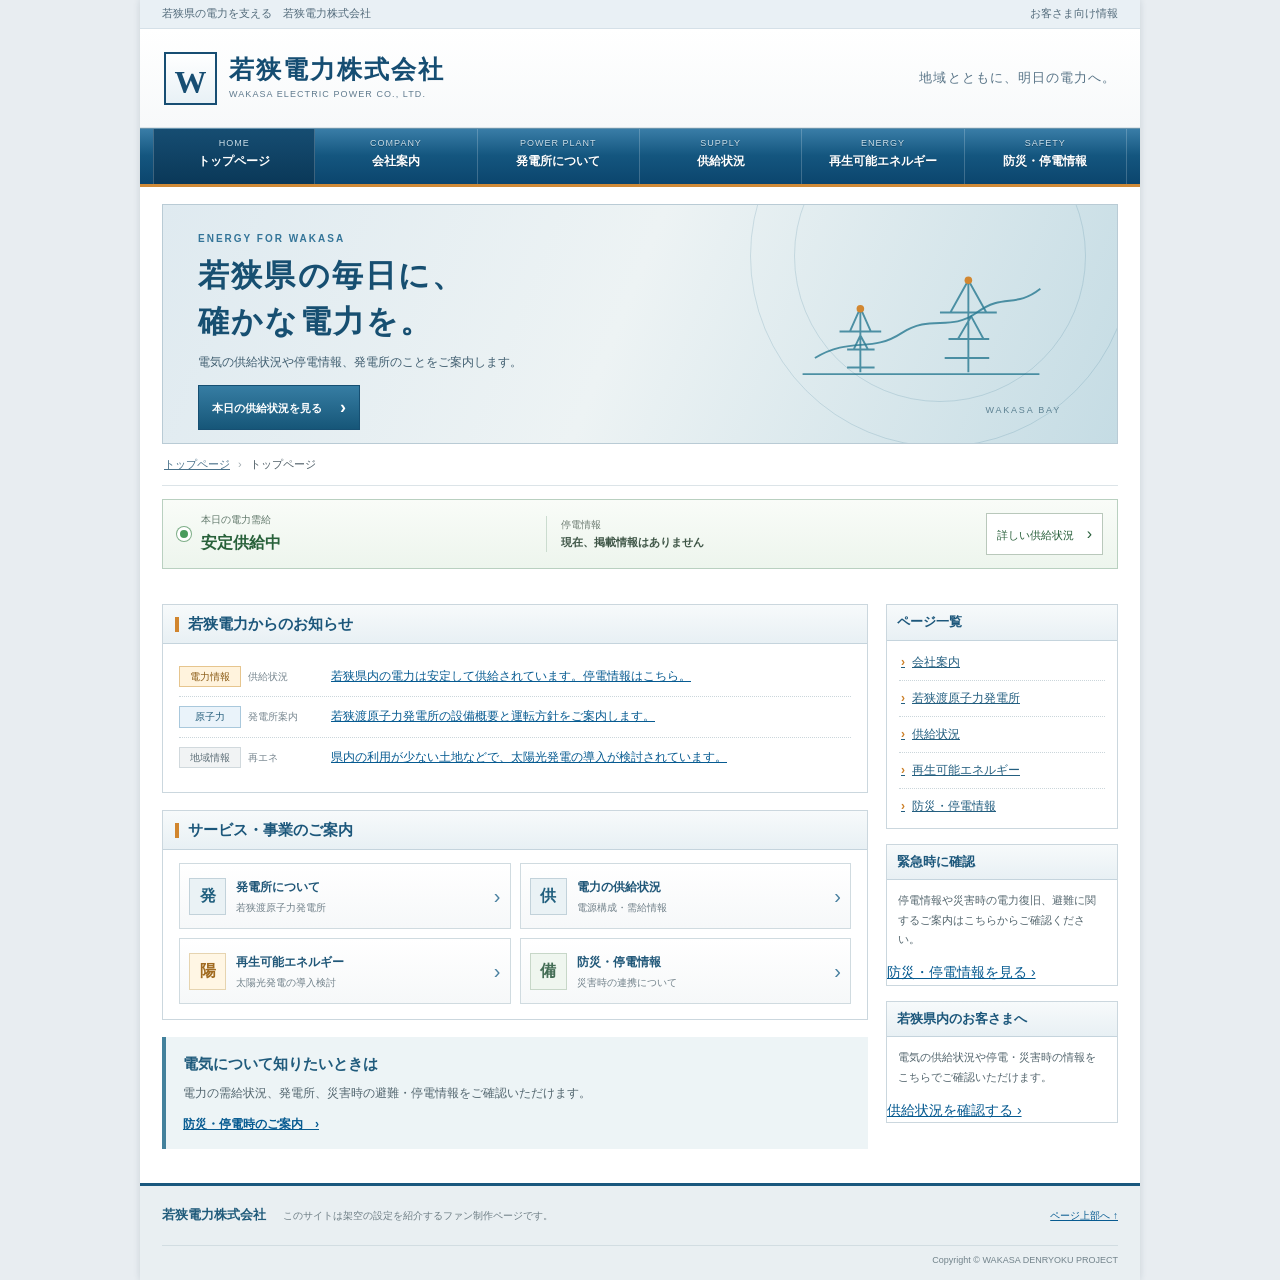
<file: index.html>
<!doctype html>
<html lang="ja">
<head>
  <meta charset="utf-8">
  <meta name="viewport" content="width=device-width, initial-scale=1">
  <meta name="description" content="若狭県の電力需給、停電情報、若狭渡原子力発電所などをご案内します。">
  <title>若狭電力株式会社｜若狭県の電力を支える</title>
  <link rel="stylesheet" href="styles.css">
</head>
<body>
<div class="site-wrap" id="top">
  <div class="utility-bar"><span>若狭県の電力を支える　若狭電力株式会社</span><span>お客さま向け情報</span></div>
  <header class="site-header">
    <a class="site-logo" href="index.html"><span class="logo-symbol">W</span><span><strong>若狭電力株式会社</strong><small>WAKASA ELECTRIC POWER CO., LTD.</small></span></a>
    <div class="header-message">地域とともに、明日の電力へ。</div>
  </header>
  <nav class="site-nav" aria-label="メインメニュー">
    <a href="index.html" aria-current="page"><small>HOME</small>トップページ</a>
    <a href="company.html"><small>COMPANY</small>会社案内</a>
    <a href="plant.html"><small>POWER PLANT</small>発電所について</a>
    <a href="supply.html"><small>SUPPLY</small>供給状況</a>
    <a href="renewable.html"><small>ENERGY</small>再生可能エネルギー</a>
    <a href="disaster.html"><small>SAFETY</small>防災・停電情報</a>
  </nav>
  <main>
    <div class="hero-banner">
      <div class="hero-copy"><p class="hero-en">ENERGY FOR WAKASA</p><h1>若狭県の毎日に、<br>確かな電力を。</h1><p>電気の供給状況や停電情報、発電所のことをご案内します。</p><a class="hero-button" href="supply.html">本日の供給状況を見る <span>›</span></a></div>
      <div class="hero-mark" aria-hidden="true"><svg viewBox="0 0 280 190"><path d="M15 150h250M28 133c38-23 59-5 91-26s51-1 80-22 40-4 67-25"/><path d="M76 81v67m-22-43h44M65 105l11-25 11 25m-25 19h29m-22 0 7-15 8 15m-22 19h29M190 51v97m-30-63h60m-49 0 19-34 19 34m-40 28h43m-33 0 14-24 13 24m-41 20h47"/><circle cx="76" cy="81" r="4"/><circle cx="190" cy="51" r="4"/></svg><span>WAKASA BAY</span></div>
    </div>
    <div class="breadcrumbs"><a href="index.html">トップページ</a><span>›</span><b>トップページ</b></div>
    <section class="quick-status" aria-label="本日の電力情報"><div class="quick-status-title"><span class="status-light"></span><span><small>本日の電力需給</small><b>安定供給中</b></span></div><div class="quick-status-info"><span>停電情報</span><b>現在、掲載情報はありません</b></div><a href="supply.html">詳しい供給状況 <i>›</i></a></section>
    <div class="page-layout home-layout">
      <div class="main-column">
        <section class="box">
          <h2 class="box-title">若狭電力からのお知らせ</h2>
          <ul class="news-list">
            <li><span class="news-tag">電力情報</span><span class="news-date">供給状況</span><a href="supply.html">若狭県内の電力は安定して供給されています。停電情報はこちら。</a></li>
            <li><span class="news-tag tag-blue">原子力</span><span class="news-date">発電所案内</span><a href="plant.html">若狭渡原子力発電所の設備概要と運転方針をご案内します。</a></li>
            <li><span class="news-tag tag-gray">地域情報</span><span class="news-date">再エネ</span><a href="renewable.html">県内の利用が少ない土地などで、太陽光発電の導入が検討されています。</a></li>
          </ul>
        </section>

        <section class="box service-box">
          <h2 class="box-title">サービス・事業のご案内</h2>
          <div class="service-grid">
            <a class="service-link" href="plant.html"><span class="service-icon icon-plant">発</span><span><b>発電所について</b><small>若狭渡原子力発電所</small></span><i>›</i></a>
            <a class="service-link" href="supply.html"><span class="service-icon icon-supply">供</span><span><b>電力の供給状況</b><small>電源構成・需給情報</small></span><i>›</i></a>
            <a class="service-link" href="renewable.html"><span class="service-icon icon-solar">陽</span><span><b>再生可能エネルギー</b><small>太陽光発電の導入検討</small></span><i>›</i></a>
            <a class="service-link" href="disaster.html"><span class="service-icon icon-safety">備</span><span><b>防災・停電情報</b><small>災害時の連携について</small></span><i>›</i></a>
          </div>
        </section>
        <section class="home-message">
          <div class="message-title">電気について知りたいときは</div>
          <p>電力の需給状況、発電所、災害時の避難・停電情報をご確認いただけます。</p>
          <a class="plain-link" href="disaster.html">防災・停電時のご案内　›</a>
        </section>
      </div>
      <aside class="side-column">
        <section class="side-box"><h2>ページ一覧</h2><ul class="side-links"><li><a href="company.html">会社案内</a></li><li><a href="plant.html">若狭渡原子力発電所</a></li><li><a href="supply.html">供給状況</a></li><li><a href="renewable.html">再生可能エネルギー</a></li><li><a href="disaster.html">防災・停電情報</a></li></ul></section>
        <section class="side-box side-notice"><h2>緊急時に確認</h2><p>停電情報や災害時の電力復旧、避難に関するご案内はこちらからご確認ください。</p><a href="disaster.html">防災・停電情報を見る ›</a></section>
        <section class="side-box side-notice"><h2>若狭県内のお客さまへ</h2><p>電気の供給状況や停電・災害時の情報をこちらでご確認いただけます。</p><a href="supply.html">供給状況を確認する ›</a></section>
      </aside>
    </div>
  </main>
  <footer class="site-footer"><div class="footer-inner"><a href="index.html" class="footer-name">若狭電力株式会社</a><span>このサイトは架空の設定を紹介するファン制作ページです。</span><a href="#top" class="footer-top">ページ上部へ ↑</a></div><div class="footer-copy">Copyright © WAKASA DENRYOKU PROJECT</div></footer>
</div>
</body>
</html>
</file>
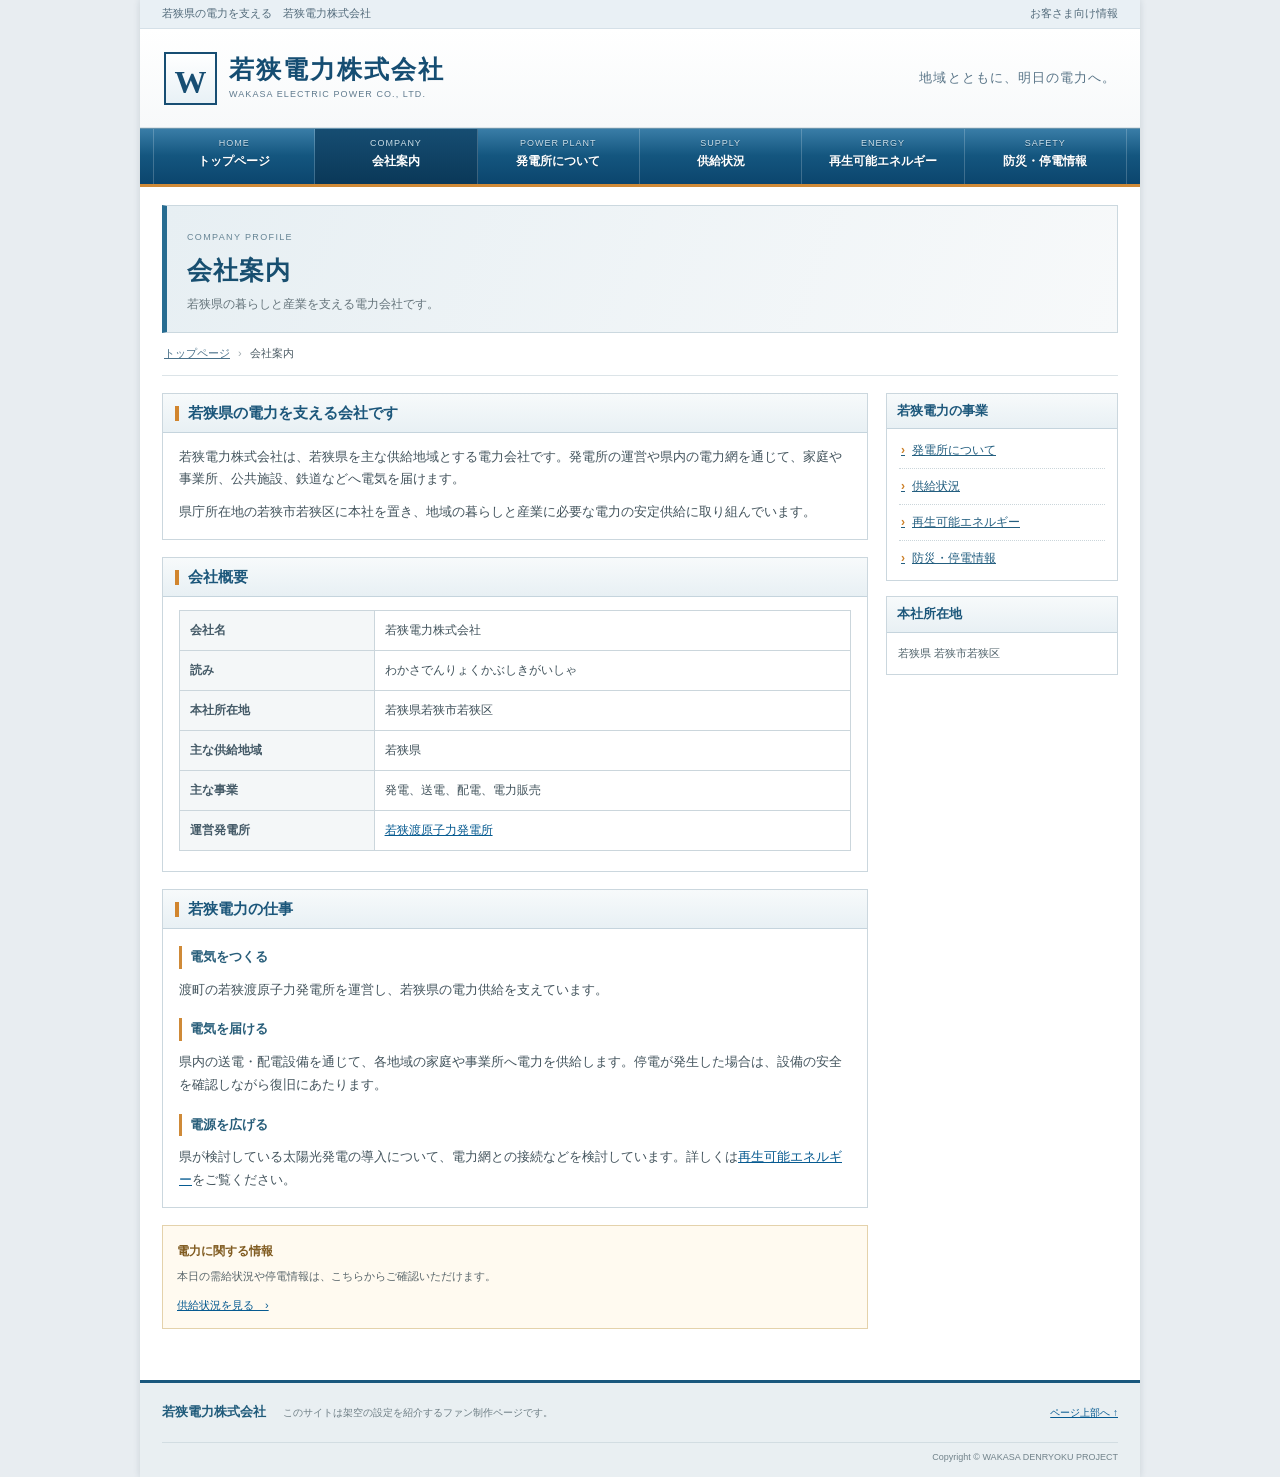
<file: company.html>
<!doctype html>
<html lang="ja">
<head>
  <meta charset="utf-8"><meta name="viewport" content="width=device-width, initial-scale=1">
  <meta name="description" content="若狭県の電力を支える若狭電力株式会社の事業をご案内します。">
  <title>会社案内｜若狭電力株式会社</title><link rel="stylesheet" href="styles.css">
</head>
<body><div class="site-wrap" id="top">
  <div class="utility-bar"><span>若狭県の電力を支える　若狭電力株式会社</span><span>お客さま向け情報</span></div>
  <header class="site-header"><a class="site-logo" href="index.html"><span class="logo-symbol">W</span><span><strong>若狭電力株式会社</strong><small>WAKASA ELECTRIC POWER CO., LTD.</small></span></a><div class="header-message">地域とともに、明日の電力へ。</div></header>
  <nav class="site-nav" aria-label="メインメニュー"><a href="index.html"><small>HOME</small>トップページ</a><a href="company.html" aria-current="page"><small>COMPANY</small>会社案内</a><a href="plant.html"><small>POWER PLANT</small>発電所について</a><a href="supply.html"><small>SUPPLY</small>供給状況</a><a href="renewable.html"><small>ENERGY</small>再生可能エネルギー</a><a href="disaster.html"><small>SAFETY</small>防災・停電情報</a></nav>
  <main><div class="page-heading"><span>COMPANY PROFILE</span><h1>会社案内</h1><p>若狭県の暮らしと産業を支える電力会社です。</p></div><div class="breadcrumbs"><a href="index.html">トップページ</a><span>›</span><b>会社案内</b></div>
    <div class="page-layout"><article class="main-column">
      <section class="box"><h2 class="box-title">若狭県の電力を支える会社です</h2><p>若狭電力株式会社は、若狭県を主な供給地域とする電力会社です。発電所の運営や県内の電力網を通じて、家庭や事業所、公共施設、鉄道などへ電気を届けます。</p><p>県庁所在地の若狭市若狭区に本社を置き、地域の暮らしと産業に必要な電力の安定供給に取り組んでいます。</p></section>
      <section class="box"><h2 class="box-title">会社概要</h2><table class="data-table"><tbody><tr><th>会社名</th><td>若狭電力株式会社</td></tr><tr><th>読み</th><td>わかさでんりょくかぶしきがいしゃ</td></tr><tr><th>本社所在地</th><td>若狭県若狭市若狭区</td></tr><tr><th>主な供給地域</th><td>若狭県</td></tr><tr><th>主な事業</th><td>発電、送電、配電、電力販売</td></tr><tr><th>運営発電所</th><td><a href="plant.html">若狭渡原子力発電所</a></td></tr></tbody></table></section>
      <section class="box"><h2 class="box-title">若狭電力の仕事</h2><h3 class="subheading">電気をつくる</h3><p>渡町の若狭渡原子力発電所を運営し、若狭県の電力供給を支えています。</p><h3 class="subheading">電気を届ける</h3><p>県内の送電・配電設備を通じて、各地域の家庭や事業所へ電力を供給します。停電が発生した場合は、設備の安全を確認しながら復旧にあたります。</p><h3 class="subheading">電源を広げる</h3><p>県が検討している太陽光発電の導入について、電力網との接続などを検討しています。詳しくは<a href="renewable.html">再生可能エネルギー</a>をご覧ください。</p></section>
      <div class="notice-box"><strong>電力に関する情報</strong><p>本日の需給状況や停電情報は、こちらからご確認いただけます。</p><a href="supply.html">供給状況を見る　›</a></div>
    </article><aside class="side-column"><section class="side-box"><h2>若狭電力の事業</h2><ul class="side-links"><li><a href="plant.html">発電所について</a></li><li><a href="supply.html">供給状況</a></li><li><a href="renewable.html">再生可能エネルギー</a></li><li><a href="disaster.html">防災・停電情報</a></li></ul></section><section class="side-box side-notice"><h2>本社所在地</h2><p>若狭県 若狭市若狭区</p></section></aside></div>
  </main><footer class="site-footer"><div class="footer-inner"><a href="index.html" class="footer-name">若狭電力株式会社</a><span>このサイトは架空の設定を紹介するファン制作ページです。</span><a href="#top" class="footer-top">ページ上部へ ↑</a></div><div class="footer-copy">Copyright © WAKASA DENRYOKU PROJECT</div></footer>
</div></body></html>
</file>
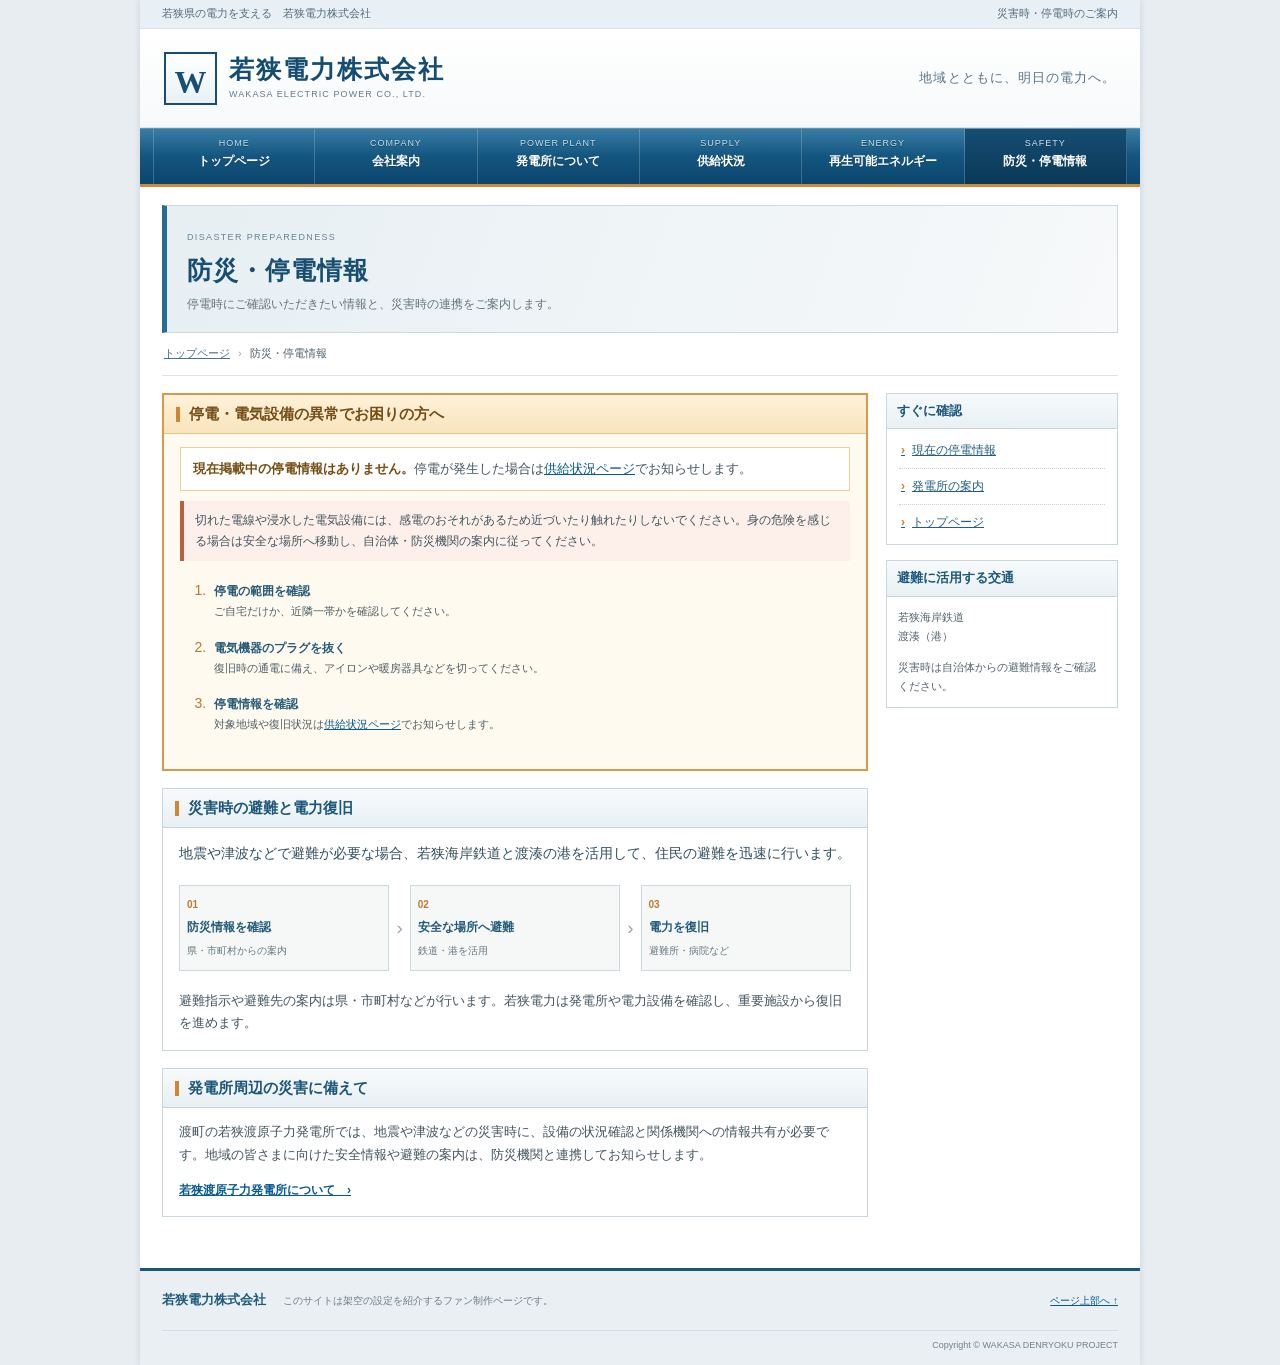
<file: disaster.html>
<!doctype html>
<html lang="ja">
<head>
  <meta charset="utf-8"><meta name="viewport" content="width=device-width, initial-scale=1">
  <meta name="description" content="停電時の確認事項、災害時の避難と電力復旧をご案内します。">
  <title>防災・停電情報｜若狭電力株式会社</title><link rel="stylesheet" href="styles.css">
</head>
<body><div class="site-wrap" id="top">
  <div class="utility-bar"><span>若狭県の電力を支える　若狭電力株式会社</span><span>災害時・停電時のご案内</span></div>
  <header class="site-header"><a class="site-logo" href="index.html"><span class="logo-symbol">W</span><span><strong>若狭電力株式会社</strong><small>WAKASA ELECTRIC POWER CO., LTD.</small></span></a><div class="header-message">地域とともに、明日の電力へ。</div></header>
  <nav class="site-nav" aria-label="メインメニュー"><a href="index.html"><small>HOME</small>トップページ</a><a href="company.html"><small>COMPANY</small>会社案内</a><a href="plant.html"><small>POWER PLANT</small>発電所について</a><a href="supply.html"><small>SUPPLY</small>供給状況</a><a href="renewable.html"><small>ENERGY</small>再生可能エネルギー</a><a href="disaster.html" aria-current="page"><small>SAFETY</small>防災・停電情報</a></nav>
  <main><div class="page-heading"><span>DISASTER PREPAREDNESS</span><h1>防災・停電情報</h1><p>停電時にご確認いただきたい情報と、災害時の連携をご案内します。</p></div><div class="breadcrumbs"><a href="index.html">トップページ</a><span>›</span><b>防災・停電情報</b></div>
    <div class="page-layout"><article class="main-column">
      <section class="box outage-guidance"><h2 class="box-title">停電・電気設備の異常でお困りの方へ</h2><p class="outage-current"><b>現在掲載中の停電情報はありません。</b>停電が発生した場合は<a href="supply.html">供給状況ページ</a>でお知らせします。</p><p class="outage-warning">切れた電線や浸水した電気設備には、感電のおそれがあるため近づいたり触れたりしないでください。身の危険を感じる場合は安全な場所へ移動し、自治体・防災機関の案内に従ってください。</p><ol class="steps-list"><li><b>停電の範囲を確認</b><span>ご自宅だけか、近隣一帯かを確認してください。</span></li><li><b>電気機器のプラグを抜く</b><span>復旧時の通電に備え、アイロンや暖房器具などを切ってください。</span></li><li><b>停電情報を確認</b><span>対象地域や復旧状況は<a href="supply.html">供給状況ページ</a>でお知らせします。</span></li></ol></section>
      <section class="box"><h2 class="box-title">災害時の避難と電力復旧</h2><p class="lead-paragraph">地震や津波などで避難が必要な場合、若狭海岸鉄道と渡湊の港を活用して、住民の避難を迅速に行います。</p><div class="evacuation-flow"><div><span>01</span><b>防災情報を確認</b><small>県・市町村からの案内</small></div><i>›</i><div><span>02</span><b>安全な場所へ避難</b><small>鉄道・港を活用</small></div><i>›</i><div><span>03</span><b>電力を復旧</b><small>避難所・病院など</small></div></div><p>避難指示や避難先の案内は県・市町村などが行います。若狭電力は発電所や電力設備を確認し、重要施設から復旧を進めます。</p></section>
      <section class="box"><h2 class="box-title">発電所周辺の災害に備えて</h2><p>渡町の若狭渡原子力発電所では、地震や津波などの災害時に、設備の状況確認と関係機関への情報共有が必要です。地域の皆さまに向けた安全情報や避難の案内は、防災機関と連携してお知らせします。</p><a class="plain-link" href="plant.html">若狭渡原子力発電所について　›</a></section>
    </article><aside class="side-column"><section class="side-box"><h2>すぐに確認</h2><ul class="side-links"><li><a href="supply.html">現在の停電情報</a></li><li><a href="plant.html">発電所の案内</a></li><li><a href="index.html">トップページ</a></li></ul></section><section class="side-box side-notice"><h2>避難に活用する交通</h2><p>若狭海岸鉄道<br>渡湊（港）</p><p>災害時は自治体からの避難情報をご確認ください。</p></section></aside></div>
  </main><footer class="site-footer"><div class="footer-inner"><a href="index.html" class="footer-name">若狭電力株式会社</a><span>このサイトは架空の設定を紹介するファン制作ページです。</span><a href="#top" class="footer-top">ページ上部へ ↑</a></div><div class="footer-copy">Copyright © WAKASA DENRYOKU PROJECT</div></footer>
</div></body></html>
</file>
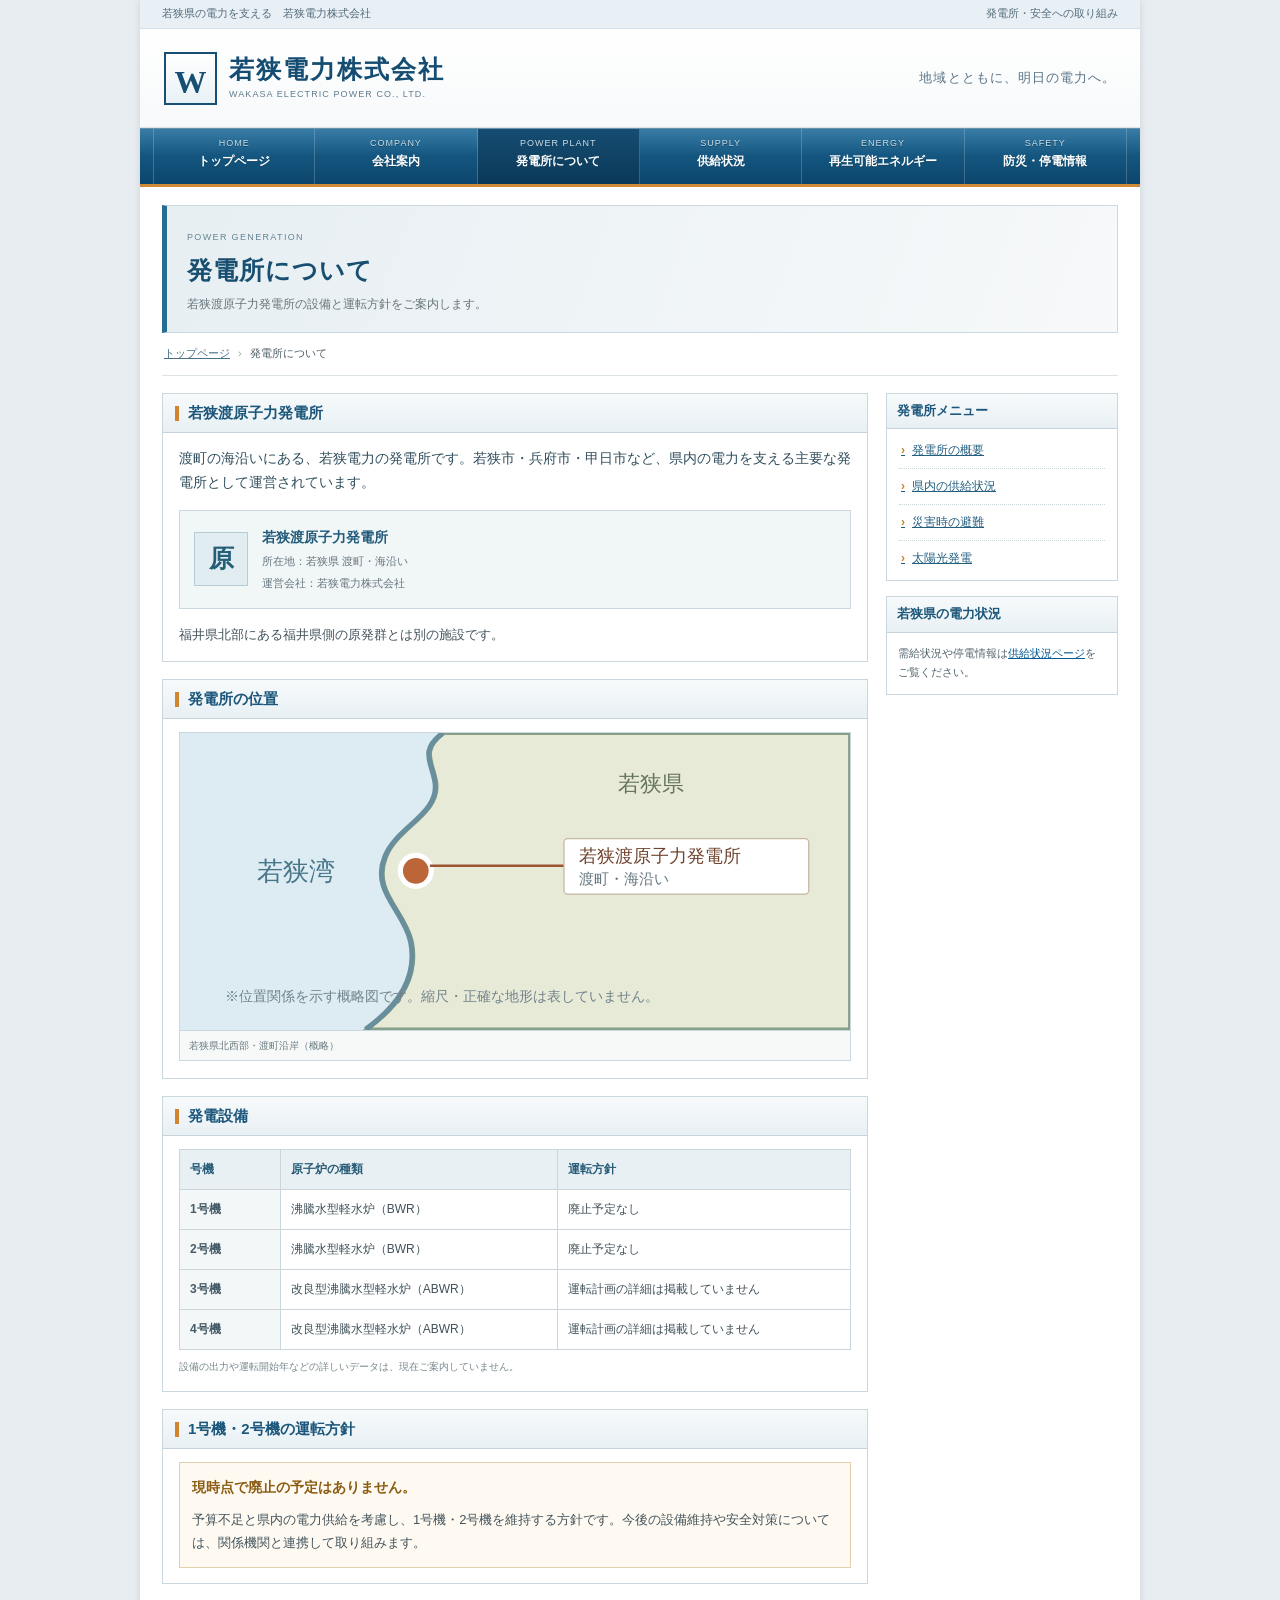
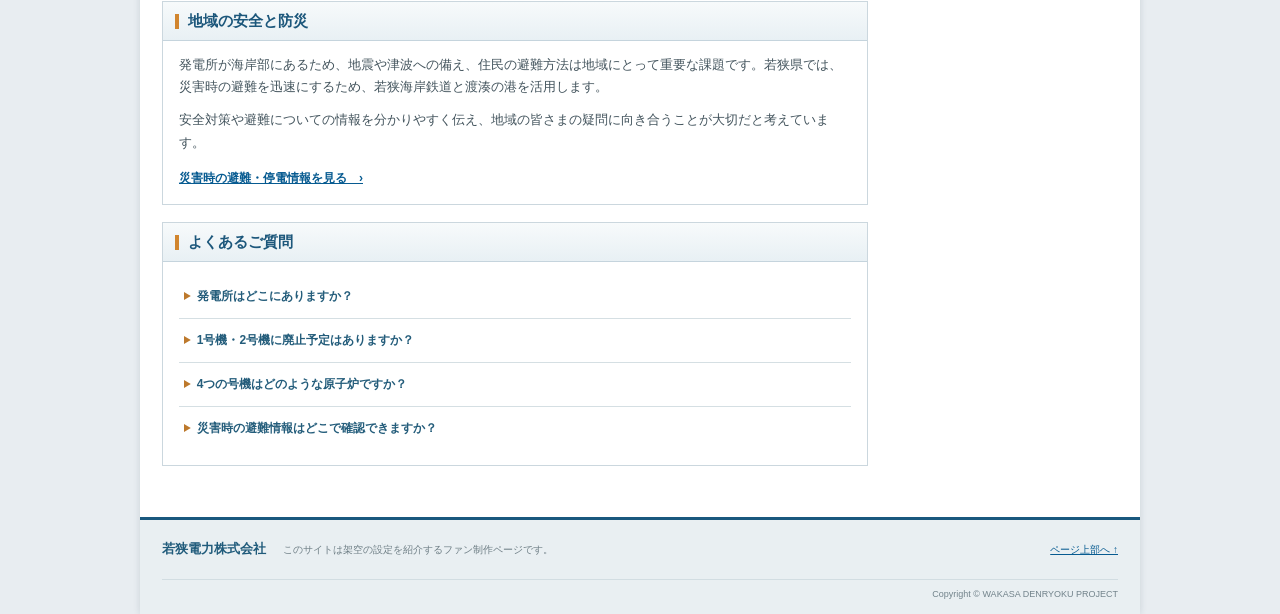
<file: plant.html>
<!doctype html>
<html lang="ja">
<head>
  <meta charset="utf-8"><meta name="viewport" content="width=device-width, initial-scale=1">
  <meta name="description" content="若狭渡原子力発電所の所在地、設備、運転方針をご案内します。">
  <title>発電所について｜若狭電力株式会社</title><link rel="stylesheet" href="styles.css">
</head>
<body><div class="site-wrap" id="top">
  <div class="utility-bar"><span>若狭県の電力を支える　若狭電力株式会社</span><span>発電所・安全への取り組み</span></div>
  <header class="site-header"><a class="site-logo" href="index.html"><span class="logo-symbol">W</span><span><strong>若狭電力株式会社</strong><small>WAKASA ELECTRIC POWER CO., LTD.</small></span></a><div class="header-message">地域とともに、明日の電力へ。</div></header>
  <nav class="site-nav" aria-label="メインメニュー"><a href="index.html"><small>HOME</small>トップページ</a><a href="company.html"><small>COMPANY</small>会社案内</a><a href="plant.html" aria-current="page"><small>POWER PLANT</small>発電所について</a><a href="supply.html"><small>SUPPLY</small>供給状況</a><a href="renewable.html"><small>ENERGY</small>再生可能エネルギー</a><a href="disaster.html"><small>SAFETY</small>防災・停電情報</a></nav>
  <main><div class="page-heading"><span>POWER GENERATION</span><h1>発電所について</h1><p>若狭渡原子力発電所の設備と運転方針をご案内します。</p></div><div class="breadcrumbs"><a href="index.html">トップページ</a><span>›</span><b>発電所について</b></div>
    <div class="page-layout"><article class="main-column">
      <section class="box"><h2 class="box-title">若狭渡原子力発電所</h2><p class="lead-paragraph">渡町の海沿いにある、若狭電力の発電所です。若狭市・兵府市・甲日市など、県内の電力を支える主要な発電所として運営されています。</p><div class="plant-info-panel"><span class="plant-symbol">原</span><span><b>若狭渡原子力発電所</b><small>所在地：若狭県 渡町・海沿い</small><small>運営会社：若狭電力株式会社</small></span></div><p>福井県北部にある福井県側の原発群とは別の施設です。</p></section>
      <section class="box"><h2 class="box-title">発電所の位置</h2><figure class="plant-map"><svg viewBox="0 0 520 230" role="img" aria-labelledby="plant-map-title plant-map-desc"><title id="plant-map-title">若狭県北西部・渡町沿岸の概略図</title><desc id="plant-map-desc">左側が若狭湾、右側が陸地。海岸沿いの渡町に若狭渡原子力発電所があります。</desc><rect width="520" height="230" fill="#dcecf2"/><path d="M205 0H520V230H145c28-20 40-43 35-68-5-24-31-39-20-66 9-23 42-33 39-57-2-16-13-25 6-39Z" fill="#e8ead8" stroke="#879f86" stroke-width="3"/><path d="M204 0c-19 14-8 23-6 39 3 24-30 34-39 57-11 27 15 42 20 66 5 25-7 48-35 68" fill="none" stroke="#698f9d" stroke-width="4"/><text x="60" y="114" fill="#47758a" font-size="20">若狭湾</text><text x="340" y="45" fill="#65765c" font-size="17">若狭県</text><circle cx="183" cy="107" r="12" fill="#bb6539" stroke="#fff" stroke-width="4"/><path d="M194 103h105" stroke="#9b5532" stroke-width="2"/><rect x="298" y="82" width="190" height="43" rx="3" fill="#fff" stroke="#c7b6a2"/><text x="310" y="100" fill="#70432e" font-size="14">若狭渡原子力発電所</text><text x="310" y="117" fill="#66777f" font-size="12">渡町・海沿い</text><text x="35" y="208" fill="#71828a" font-size="11">※位置関係を示す概略図です。縮尺・正確な地形は表していません。</text></svg><figcaption>若狭県北西部・渡町沿岸（概略）</figcaption></figure></section>
      <section class="box"><h2 class="box-title">発電設備</h2><table class="data-table reactor-table"><thead><tr><th>号機</th><th>原子炉の種類</th><th>運転方針</th></tr></thead><tbody><tr><th>1号機</th><td>沸騰水型軽水炉（BWR）</td><td>廃止予定なし</td></tr><tr><th>2号機</th><td>沸騰水型軽水炉（BWR）</td><td>廃止予定なし</td></tr><tr><th>3号機</th><td>改良型沸騰水型軽水炉（ABWR）</td><td>運転計画の詳細は掲載していません</td></tr><tr><th>4号機</th><td>改良型沸騰水型軽水炉（ABWR）</td><td>運転計画の詳細は掲載していません</td></tr></tbody></table><p class="table-note">設備の出力や運転開始年などの詳しいデータは、現在ご案内していません。</p></section>
      <section class="box"><h2 class="box-title">1号機・2号機の運転方針</h2><div class="important-note"><b>現時点で廃止の予定はありません。</b><p>予算不足と県内の電力供給を考慮し、1号機・2号機を維持する方針です。今後の設備維持や安全対策については、関係機関と連携して取り組みます。</p></div></section>
      <section class="box"><h2 class="box-title">地域の安全と防災</h2><p>発電所が海岸部にあるため、地震や津波への備え、住民の避難方法は地域にとって重要な課題です。若狭県では、災害時の避難を迅速にするため、若狭海岸鉄道と渡湊の港を活用します。</p><p>安全対策や避難についての情報を分かりやすく伝え、地域の皆さまの疑問に向き合うことが大切だと考えています。</p><a class="plain-link" href="disaster.html">災害時の避難・停電情報を見る　›</a></section>
      <section class="box faq-box"><h2 class="box-title">よくあるご質問</h2><details><summary>発電所はどこにありますか？</summary><p>若狭県北西部の渡町、海沿いにあります。上の図は位置関係を示す概略図です。</p></details><details><summary>1号機・2号機に廃止予定はありますか？</summary><p>現在、廃止の予定はありません。予算不足と県内の電力供給を考慮して維持する方針です。</p></details><details><summary>4つの号機はどのような原子炉ですか？</summary><p>1号機・2号機は沸騰水型軽水炉（BWR）、3号機・4号機は改良型沸騰水型軽水炉（ABWR）という設定です。出力や運転開始年などは未設定です。</p></details><details><summary>災害時の避難情報はどこで確認できますか？</summary><p>避難指示や避難先は県・市町村などの案内をご確認ください。発電所周辺の災害時に活用する交通については<a href="disaster.html">防災・停電情報</a>をご覧ください。</p></details></section>
    </article><aside class="side-column"><section class="side-box"><h2>発電所メニュー</h2><ul class="side-links"><li><a href="plant.html">発電所の概要</a></li><li><a href="supply.html">県内の供給状況</a></li><li><a href="disaster.html">災害時の避難</a></li><li><a href="renewable.html">太陽光発電</a></li></ul></section><section class="side-box side-notice"><h2>若狭県の電力状況</h2><p>需給状況や停電情報は<a href="supply.html">供給状況ページ</a>をご覧ください。</p></section></aside></div>
  </main><footer class="site-footer"><div class="footer-inner"><a href="index.html" class="footer-name">若狭電力株式会社</a><span>このサイトは架空の設定を紹介するファン制作ページです。</span><a href="#top" class="footer-top">ページ上部へ ↑</a></div><div class="footer-copy">Copyright © WAKASA DENRYOKU PROJECT</div></footer>
</div></body></html>
</file>
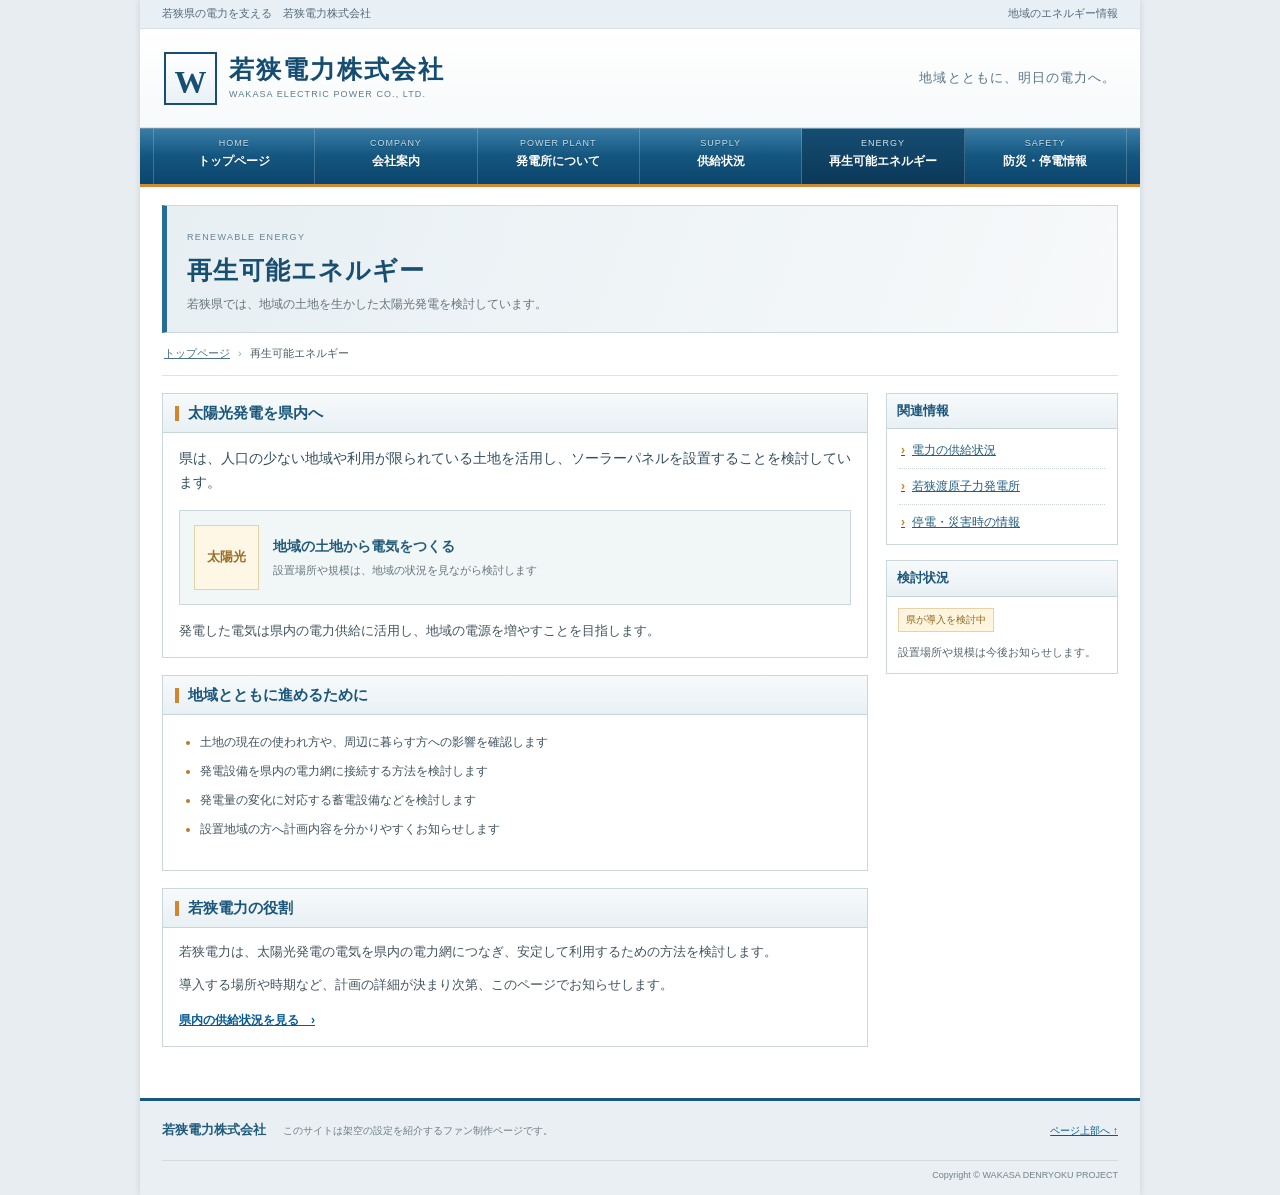
<file: renewable.html>
<!doctype html>
<html lang="ja">
<head>
  <meta charset="utf-8"><meta name="viewport" content="width=device-width, initial-scale=1">
  <meta name="description" content="若狭県が導入を検討している太陽光発電についてご案内します。">
  <title>再生可能エネルギー｜若狭電力株式会社</title><link rel="stylesheet" href="styles.css">
</head>
<body><div class="site-wrap" id="top">
  <div class="utility-bar"><span>若狭県の電力を支える　若狭電力株式会社</span><span>地域のエネルギー情報</span></div>
  <header class="site-header"><a class="site-logo" href="index.html"><span class="logo-symbol">W</span><span><strong>若狭電力株式会社</strong><small>WAKASA ELECTRIC POWER CO., LTD.</small></span></a><div class="header-message">地域とともに、明日の電力へ。</div></header>
  <nav class="site-nav" aria-label="メインメニュー"><a href="index.html"><small>HOME</small>トップページ</a><a href="company.html"><small>COMPANY</small>会社案内</a><a href="plant.html"><small>POWER PLANT</small>発電所について</a><a href="supply.html"><small>SUPPLY</small>供給状況</a><a href="renewable.html" aria-current="page"><small>ENERGY</small>再生可能エネルギー</a><a href="disaster.html"><small>SAFETY</small>防災・停電情報</a></nav>
  <main><div class="page-heading"><span>RENEWABLE ENERGY</span><h1>再生可能エネルギー</h1><p>若狭県では、地域の土地を生かした太陽光発電を検討しています。</p></div><div class="breadcrumbs"><a href="index.html">トップページ</a><span>›</span><b>再生可能エネルギー</b></div>
    <div class="page-layout"><article class="main-column">
      <section class="box"><h2 class="box-title">太陽光発電を県内へ</h2><p class="lead-paragraph">県は、人口の少ない地域や利用が限られている土地を活用し、ソーラーパネルを設置することを検討しています。</p><div class="solar-placeholder"><div class="solar-icon">太陽光</div><div><b>地域の土地から電気をつくる</b><small>設置場所や規模は、地域の状況を見ながら検討します</small></div></div><p>発電した電気は県内の電力供給に活用し、地域の電源を増やすことを目指します。</p></section>
      <section class="box"><h2 class="box-title">地域とともに進めるために</h2><ul class="check-list"><li>土地の現在の使われ方や、周辺に暮らす方への影響を確認します</li><li>発電設備を県内の電力網に接続する方法を検討します</li><li>発電量の変化に対応する蓄電設備などを検討します</li><li>設置地域の方へ計画内容を分かりやすくお知らせします</li></ul></section>
      <section class="box"><h2 class="box-title">若狭電力の役割</h2><p>若狭電力は、太陽光発電の電気を県内の電力網につなぎ、安定して利用するための方法を検討します。</p><p>導入する場所や時期など、計画の詳細が決まり次第、このページでお知らせします。</p><a class="plain-link" href="supply.html">県内の供給状況を見る　›</a></section>
    </article><aside class="side-column"><section class="side-box"><h2>関連情報</h2><ul class="side-links"><li><a href="supply.html">電力の供給状況</a></li><li><a href="plant.html">若狭渡原子力発電所</a></li><li><a href="disaster.html">停電・災害時の情報</a></li></ul></section><section class="side-box side-notice"><h2>検討状況</h2><p><span class="status-label status-review">県が導入を検討中</span></p><p>設置場所や規模は今後お知らせします。</p></section></aside></div>
  </main><footer class="site-footer"><div class="footer-inner"><a href="index.html" class="footer-name">若狭電力株式会社</a><span>このサイトは架空の設定を紹介するファン制作ページです。</span><a href="#top" class="footer-top">ページ上部へ ↑</a></div><div class="footer-copy">Copyright © WAKASA DENRYOKU PROJECT</div></footer>
</div></body></html>
</file>
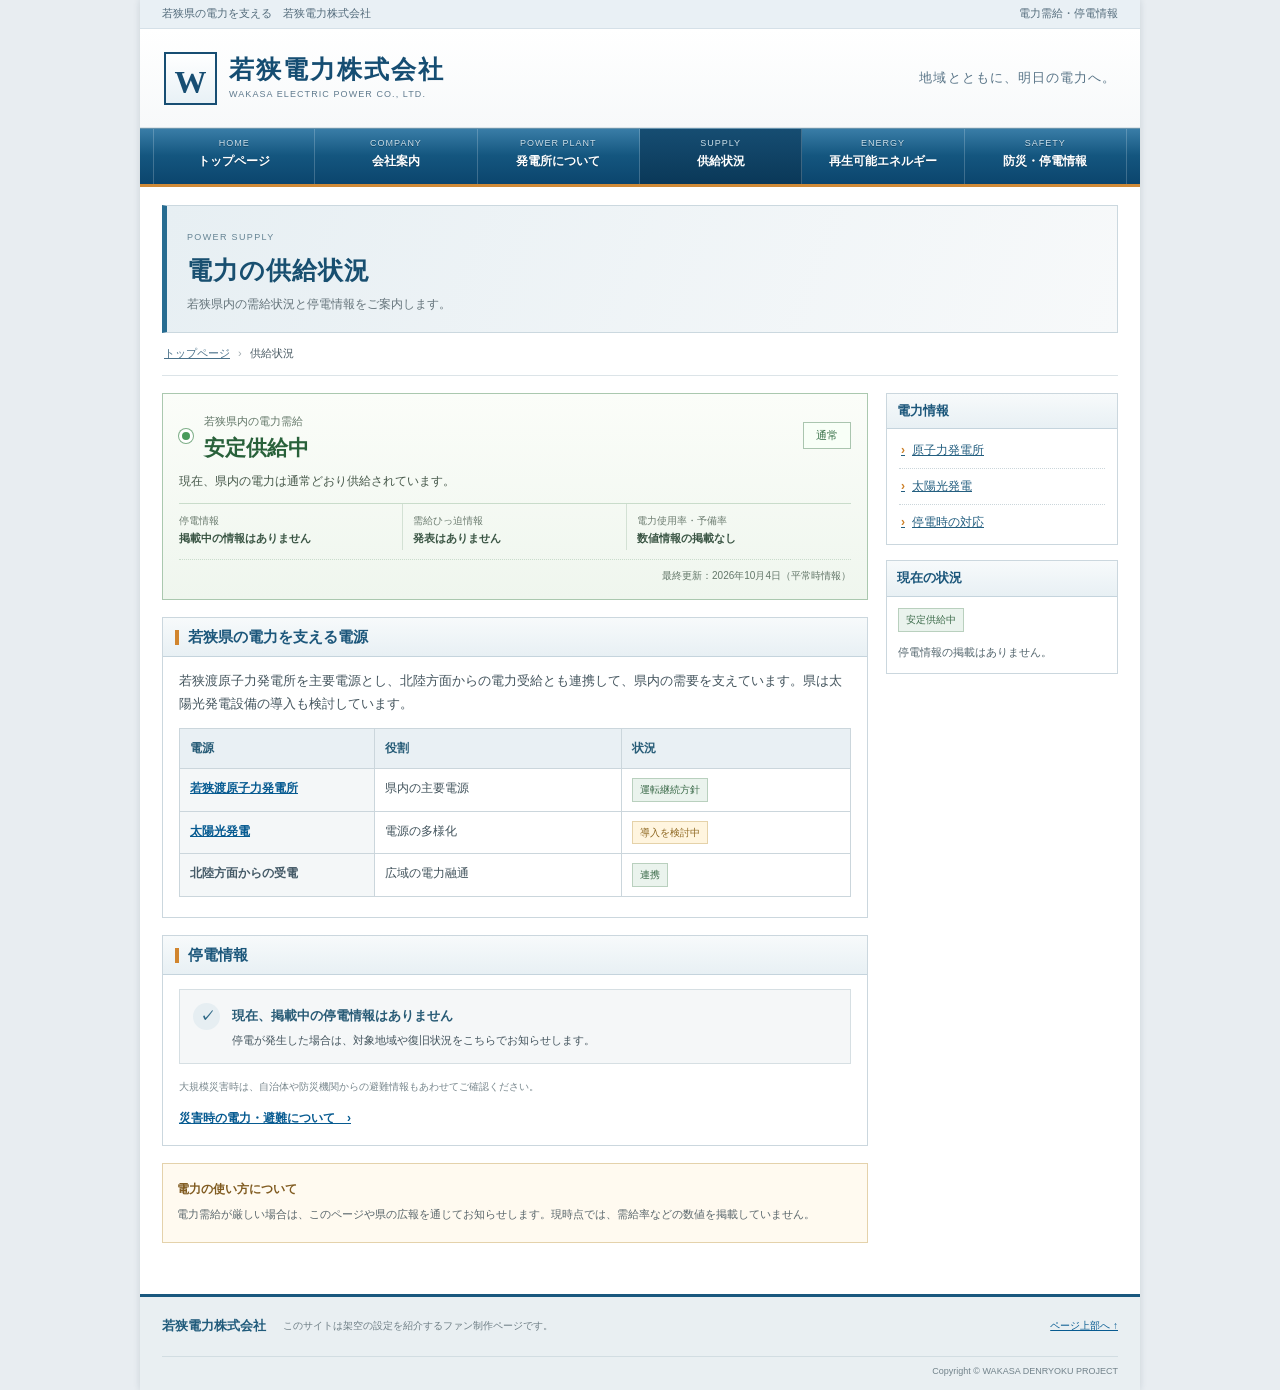
<file: supply.html>
<!doctype html>
<html lang="ja">
<head>
  <meta charset="utf-8"><meta name="viewport" content="width=device-width, initial-scale=1">
  <meta name="description" content="若狭県内の電力需給状況と停電情報をご案内します。">
  <title>供給状況｜若狭電力株式会社</title><link rel="stylesheet" href="styles.css">
</head>
<body><div class="site-wrap" id="top">
  <div class="utility-bar"><span>若狭県の電力を支える　若狭電力株式会社</span><span>電力需給・停電情報</span></div>
  <header class="site-header"><a class="site-logo" href="index.html"><span class="logo-symbol">W</span><span><strong>若狭電力株式会社</strong><small>WAKASA ELECTRIC POWER CO., LTD.</small></span></a><div class="header-message">地域とともに、明日の電力へ。</div></header>
  <nav class="site-nav" aria-label="メインメニュー"><a href="index.html"><small>HOME</small>トップページ</a><a href="company.html"><small>COMPANY</small>会社案内</a><a href="plant.html"><small>POWER PLANT</small>発電所について</a><a href="supply.html" aria-current="page"><small>SUPPLY</small>供給状況</a><a href="renewable.html"><small>ENERGY</small>再生可能エネルギー</a><a href="disaster.html"><small>SAFETY</small>防災・停電情報</a></nav>
  <main><div class="page-heading"><span>POWER SUPPLY</span><h1>電力の供給状況</h1><p>若狭県内の需給状況と停電情報をご案内します。</p></div><div class="breadcrumbs"><a href="index.html">トップページ</a><span>›</span><b>供給状況</b></div>
    <div class="page-layout"><article class="main-column">
      <section class="status-board"><div class="status-board-head"><span class="status-light"></span><div><small>若狭県内の電力需給</small><h2>安定供給中</h2></div><span class="status-pill">通常</span></div><p>現在、県内の電力は通常どおり供給されています。</p><div class="status-details"><div><span>停電情報</span><b>掲載中の情報はありません</b></div><div><span>需給ひっ迫情報</span><b>発表はありません</b></div><div><span>電力使用率・予備率</span><b>数値情報の掲載なし</b></div></div><p class="status-updated">最終更新：<time datetime="2026-10-04">2026年10月4日</time>（平常時情報）</p></section>
      <section class="box"><h2 class="box-title">若狭県の電力を支える電源</h2><p>若狭渡原子力発電所を主要電源とし、北陸方面からの電力受給とも連携して、県内の需要を支えています。県は太陽光発電設備の導入も検討しています。</p><table class="data-table"><thead><tr><th>電源</th><th>役割</th><th>状況</th></tr></thead><tbody><tr><th><a href="plant.html">若狭渡原子力発電所</a></th><td>県内の主要電源</td><td><span class="status-label status-set">運転継続方針</span></td></tr><tr><th><a href="renewable.html">太陽光発電</a></th><td>電源の多様化</td><td><span class="status-label status-review">導入を検討中</span></td></tr><tr><th>北陸方面からの受電</th><td>広域の電力融通</td><td><span class="status-label status-set">連携</span></td></tr></tbody></table></section>
      <section class="box"><h2 class="box-title">停電情報</h2><div class="data-pending"><span class="pending-icon">✓</span><div><b>現在、掲載中の停電情報はありません</b><p>停電が発生した場合は、対象地域や復旧状況をこちらでお知らせします。</p></div></div><p class="table-note">大規模災害時は、自治体や防災機関からの避難情報もあわせてご確認ください。</p><a class="plain-link" href="disaster.html">災害時の電力・避難について　›</a></section>
      <div class="notice-box"><strong>電力の使い方について</strong><p>電力需給が厳しい場合は、このページや県の広報を通じてお知らせします。現時点では、需給率などの数値を掲載していません。</p></div>
    </article><aside class="side-column"><section class="side-box"><h2>電力情報</h2><ul class="side-links"><li><a href="plant.html">原子力発電所</a></li><li><a href="renewable.html">太陽光発電</a></li><li><a href="disaster.html">停電時の対応</a></li></ul></section><section class="side-box side-notice"><h2>現在の状況</h2><p><span class="status-label status-set">安定供給中</span></p><p>停電情報の掲載はありません。</p></section></aside></div>
  </main><footer class="site-footer"><div class="footer-inner"><a href="index.html" class="footer-name">若狭電力株式会社</a><span>このサイトは架空の設定を紹介するファン制作ページです。</span><a href="#top" class="footer-top">ページ上部へ ↑</a></div><div class="footer-copy">Copyright © WAKASA DENRYOKU PROJECT</div></footer>
</div></body></html>
</file>
<file: styles.css>
*{box-sizing:border-box}
html{scroll-behavior:smooth}
body{margin:0;background:#e8edf1;color:#263744;font-family:Arial,"メイリオ",Meiryo,"ＭＳ Ｐゴシック",sans-serif;font-size:14px;line-height:1.75}
a{color:#075b91;text-decoration:underline}a:hover{color:#b54b18;text-decoration:none}
.site-wrap{max-width:1000px;margin:0 auto;background:#fff;min-height:100vh;box-shadow:0 0 7px rgba(19,48,68,.14)}
.utility-bar{height:29px;padding:4px 22px;background:#e9f0f5;border-bottom:1px solid #d5e0e8;color:#536b7b;font-size:11px;display:flex;justify-content:space-between}
.site-header{height:99px;padding:16px 24px;display:flex;align-items:center;justify-content:space-between;background:linear-gradient(#fff,#f7f9fa);border-bottom:1px solid #dce4e8}
.site-logo{display:inline-flex;align-items:center;gap:12px;color:#154d72;text-decoration:none}.logo-symbol{width:53px;height:53px;display:grid;place-items:center;border:2px solid #174e73;background:linear-gradient(#fff,#e8f1f6);color:#174e73;font-family:Georgia,serif;font-size:32px;font-weight:bold}.site-logo strong{display:block;font-size:25px;letter-spacing:.08em;line-height:1.35}.site-logo small{display:block;font-size:9px;letter-spacing:.12em;color:#607b8e}.header-message{color:#577386;font-size:13px;letter-spacing:.08em}
.site-nav{display:grid;grid-template-columns:repeat(6,1fr);padding:0 13px;background:linear-gradient(#397da7,#14567f 48%,#0b456d);border-top:1px solid #6793ad;border-bottom:3px solid #d08a37}.site-nav a{min-height:55px;padding:7px 3px 6px;border-right:1px solid rgba(255,255,255,.2);color:white;text-align:center;text-decoration:none;font-size:12px;font-weight:bold;text-shadow:0 1px #164564}.site-nav a:first-child{border-left:1px solid rgba(255,255,255,.2)}.site-nav a:hover,.site-nav a[aria-current=page]{background:linear-gradient(#164d72,#0a3858)}.site-nav small{display:block;color:#cbdfea;font-size:9px;font-weight:normal;letter-spacing:.11em;line-height:1.7}
main{padding:0 22px 34px}.hero-banner{height:240px;margin:17px 0 0;padding:25px 35px;position:relative;overflow:hidden;background:linear-gradient(112deg,#dfeaf0 0%,#edf3f4 48%,#c5dce4 100%);border:1px solid #b9cbd5}.hero-banner:before,.hero-banner:after{content:"";position:absolute;border:1px solid rgba(26,94,126,.15);border-radius:50%;width:380px;height:380px;right:-15px;top:-140px}.hero-banner:after{width:290px;height:290px;right:31px;top:-95px}.hero-copy{position:relative;z-index:2}.hero-en{margin:0 0 5px;color:#347599;font-size:10px;font-weight:bold;letter-spacing:.2em}.hero-copy h1{margin:0;color:#174f71;font-size:31px;line-height:1.5;letter-spacing:.07em}.hero-copy>p:not(.hero-en){margin:6px 0 12px;color:#405e70;font-size:12px}.hero-button{display:inline-block;padding:6px 13px;border:1px solid #164f72;background:linear-gradient(#367da3,#165678);color:#fff;text-decoration:none;font-size:11px;font-weight:bold}.hero-button:hover{background:#0c4163;color:#fff}.hero-button span{padding-left:15px;font-size:18px;vertical-align:-1px}.hero-mark{position:absolute;right:46px;top:27px;width:300px;color:#1c6787}.hero-mark svg{width:100%;height:180px}.hero-mark path{stroke:#287a91;stroke-width:2;fill:none;opacity:.8}.hero-mark circle{fill:#d28731}.hero-mark>span{position:absolute;right:10px;bottom:1px;color:#5d8192;font-size:9px;letter-spacing:.2em}
.breadcrumbs{padding:11px 2px;border-bottom:1px solid #dce4e8;color:#788890;font-size:11px}.breadcrumbs a{color:#49718a}.breadcrumbs span{padding:0 8px;color:#a0aaaf}.breadcrumbs b{font-weight:normal;color:#4d5d66}
.quick-status{display:grid;grid-template-columns:1fr 1.2fr auto;align-items:center;gap:15px;margin:13px 0 17px;padding:11px 14px;border:1px solid #b9d0c0;background:linear-gradient(#f9fcf8,#edf5ed)}.quick-status-title{display:flex;align-items:center;gap:10px}.status-light{width:14px;height:14px;flex:none;border:3px solid #fff;border-radius:50%;background:#4a9b5d;box-shadow:0 0 0 1px #7eae88}.quick-status-title small,.quick-status-title b{display:block}.quick-status-title small{color:#60776a;font-size:10px}.quick-status-title b{color:#28613a;font-size:16px}.quick-status-info{padding-left:14px;border-left:1px solid #cbdccf;font-size:11px}.quick-status-info span,.quick-status-info b{display:block}.quick-status-info span{color:#6e7d73;font-size:10px}.quick-status-info b{color:#3e5546}.quick-status>a{padding:6px 10px;border:1px solid #b9c8bb;background:#fff;color:#285f3a;font-size:11px;text-decoration:none;white-space:nowrap}.quick-status>a i{padding-left:10px;font-size:16px;font-style:normal}
.page-layout{display:grid;grid-template-columns:minmax(0,1fr) 232px;gap:18px;padding-top:17px}.home-layout{padding-top:18px}.main-column{min-width:0}.box{margin-bottom:17px;padding:0 16px 15px;border:1px solid #cbd7de;background:#fff}.box-title,.side-box h2{margin:0 -16px 13px;padding:7px 12px;border-bottom:1px solid #c5d4dd;background:linear-gradient(#f7fafb,#e8f0f4);color:#1c577b;font-size:15px;line-height:1.6}.box-title:before{content:"";display:inline-block;width:4px;height:15px;margin:0 9px -3px 0;background:#d1852e}.box p{margin:10px 0;color:#43545d;font-size:13px}.box p:last-child{margin-bottom:0}.news-list{padding:0;margin:0;list-style:none}.news-list li{display:grid;grid-template-columns:62px 76px minmax(0,1fr);gap:7px;align-items:start;padding:9px 0;border-bottom:1px dotted #cbd6db;font-size:12px}.news-list li:last-child{border-bottom:0}.news-tag{display:inline-block;padding:1px 5px;background:#fff3dd;border:1px solid #e6c58e;color:#8b5c17;text-align:center;font-size:10px}.tag-blue{background:#eaf3fa;border-color:#a9c8dc;color:#245d7b}.tag-gray{background:#f1f3f4;border-color:#d1d9dd;color:#5f7079}.news-date{color:#788790;font-size:10px;padding-top:2px}.news-list a{font-size:12px;line-height:1.7}.service-grid{display:grid;grid-template-columns:1fr 1fr;gap:9px}.service-link{min-height:66px;display:flex;align-items:center;gap:10px;padding:9px;border:1px solid #d0dbe0;background:linear-gradient(#fff,#f6f8f9);text-decoration:none}.service-link:hover{background:#edf5f8;border-color:#90afc0}.service-icon{width:37px;height:37px;flex:none;display:grid;place-items:center;border:1px solid #c2d2da;background:#eaf2f5;color:#205f7e;font-size:16px;font-weight:bold}.icon-solar{color:#a16b20;background:#fff6e4;border-color:#e6d4b0}.icon-safety{color:#436d55;background:#eff6ef;border-color:#c7d7c8}.service-link b,.service-link small{display:block}.service-link b{color:#205778;font-size:12px}.service-link small{margin-top:1px;color:#71818a;font-size:10px}.service-link i{margin-left:auto;color:#4980a0;font-size:20px;font-style:normal}.home-message{padding:14px 17px;background:#edf4f6;border-left:4px solid #43819c}.message-title{color:#205b7c;font-size:15px;font-weight:bold}.home-message p{margin:5px 0 7px;color:#53666f;font-size:12px}.plain-link{font-size:12px;font-weight:bold}.side-box{margin-bottom:15px;border:1px solid #cbd7de;background:#fff}.side-box h2{margin:0 0 0;padding:7px 10px;font-size:13px}.side-links{list-style:none;padding:4px 12px;margin:0}.side-links li{border-bottom:1px dotted #cbd6db}.side-links li:last-child{border-bottom:0}.side-links a{display:block;padding:7px 2px;color:#245f80;font-size:12px}.side-links a:before{content:"›";padding-right:7px;color:#cc812a;font-weight:bold}.side-notice p{padding:0 11px;color:#53656d;font-size:11px}.download-panel{display:block;margin-bottom:15px;padding:12px;border:1px solid #c3d2da;background:linear-gradient(#f9fbfc,#eaf1f4);text-decoration:none}.download-panel>span{display:block;color:#637882;font-size:10px}.download-panel b{display:block;margin-top:4px;color:#205a79;font-size:12px}.download-panel i{float:right;color:#c47b28;font-size:18px;font-style:normal}
.status-board{margin-bottom:17px;padding:14px 16px;border:1px solid #aac8af;background:linear-gradient(#fbfdf9,#eff6ee)}.status-board-head{display:flex;align-items:center;gap:11px}.status-board-head small{color:#637769;font-size:11px}.status-board-head h2{margin:0;color:#28613a;font-size:21px;line-height:1.5}.status-pill{margin-left:auto;padding:3px 12px;border:1px solid #aac5af;background:#f8fff7;color:#387149;font-size:11px}.status-board>p{margin:7px 0 11px;color:#46584a;font-size:12px}.status-details{display:grid;grid-template-columns:repeat(3,1fr);border-top:1px solid #c9dccb}.status-details>div{padding:8px 10px 2px;border-right:1px solid #d3e1d4}.status-details>div:first-child{padding-left:0}.status-details>div:last-child{border-right:0}.status-details span,.status-details b{display:block}.status-details span{color:#6d7d71;font-size:10px}.status-details b{color:#395443;font-size:11px}
.page-heading{margin:18px 0 0;padding:17px 20px;background:linear-gradient(110deg,#e7eff3,#f7f9fa);border:1px solid #cbd8df;border-left:5px solid #276c91}.page-heading>span{color:#668494;font-size:9px;letter-spacing:.15em}.page-heading h1{margin:1px 0 0;color:#184f70;font-size:25px;letter-spacing:.04em}.page-heading p{margin:2px 0 0;color:#65747b;font-size:12px}.page-heading+.breadcrumbs{margin-bottom:0}.data-table{width:100%;border-collapse:collapse;margin:13px 0 5px;font-size:12px}.data-table th,.data-table td{padding:9px 10px;border:1px solid #cbd6dc;text-align:left;vertical-align:top}.data-table thead th{background:#e9f0f4;color:#285d78}.data-table tbody th{width:29%;background:#f4f7f8;color:#455b68;font-weight:bold}.data-table td{color:#40525b}.table-note{color:#78878d!important;font-size:10px!important;margin-top:8px!important}.subheading{margin:17px 0 3px;padding-left:8px;border-left:3px solid #cf8a38;color:#285e7a;font-size:13px}.notice-box{margin:0 0 17px;padding:12px 14px;border:1px solid #e4d2ab;background:#fffaf0}.notice-box>strong{color:#805b20;font-size:12px}.notice-box p{margin:5px 0;color:#59666b;font-size:11px}.notice-box a{font-size:11px}.lead-paragraph{font-size:14px!important;color:#314e5d!important}.plant-info-panel,.solar-placeholder{display:flex;align-items:center;gap:14px;margin:15px 0;padding:14px;border:1px solid #cbd9df;background:#f1f6f7}.plant-symbol{width:54px;height:54px;display:grid;place-items:center;border:1px solid #b6cbd3;background:#e1edf0;color:#245e78;font-size:25px;font-weight:bold}.plant-info-panel b,.plant-info-panel small,.solar-placeholder b,.solar-placeholder small{display:block}.plant-info-panel b,.solar-placeholder b{color:#225b7a;font-size:14px}.plant-info-panel small,.solar-placeholder small{margin-top:3px;color:#66777f;font-size:11px}.reactor-table tbody th{width:15%}.important-note{padding:12px;border:1px solid #e1d0ac;background:#fffaf1}.important-note>b{color:#8a5b12;font-size:14px}.important-note p{margin-bottom:0}.status-label{display:inline-block;padding:2px 7px;border:1px solid #b8cbd1;font-size:10px;white-space:nowrap}.status-set{background:#eaf3ed;color:#3c6b4a;border-color:#b9d0be}.status-review{background:#fff5df;color:#8d661f;border-color:#e5d2a9}.status-undecided{background:#f0f2f3;color:#65747b;border-color:#d0d8dc}.data-pending{display:flex;gap:12px;margin:14px 0;padding:13px;background:#f5f7f8;border:1px solid #d6dfe3}.pending-icon{width:27px;height:27px;flex:none;display:grid;place-items:center;border-radius:50%;background:#e6eef2;color:#2c6785;font-weight:bold}.data-pending b{color:#285b76;font-size:13px}.data-pending p{margin:3px 0 0;font-size:11px}.compact-table th,.compact-table td{width:25%}.compact-table tbody th{font-size:11px}.check-list{padding-left:1.5em;margin:11px 0}.check-list li{padding:4px 0;color:#40545f;font-size:12px}.check-list li::marker{color:#bd792c}.solar-icon{width:65px;height:65px;flex:none;display:grid;place-items:center;border:1px solid #e4d2a9;background:#fff7e5;color:#9b6d28;font-size:13px;font-weight:bold}.evacuation-flow{display:flex;align-items:stretch;gap:7px;margin:19px 0}.evacuation-flow>div{flex:1;padding:10px 7px;border:1px solid #ccd9de;background:#f6f8f8}.evacuation-flow>div>span,.evacuation-flow b,.evacuation-flow small{display:block}.evacuation-flow>div>span{color:#bd7b2d;font-size:10px;font-weight:bold}.evacuation-flow b{margin:4px 0;color:#225b79;font-size:12px}.evacuation-flow small{color:#65767d;font-size:10px}.evacuation-flow>i{align-self:center;color:#9aa8ad;font-size:19px;font-style:normal}
.steps-list{padding-left:30px;margin:12px 0}.steps-list li{padding:5px 0 8px 4px;color:#bb782d}.steps-list li b,.steps-list li span{display:block}.steps-list li b{color:#285c78;font-size:12px}.steps-list li span{color:#4d5f67;font-size:11px}.site-footer{padding:0 22px;background:#e9eff2;border-top:3px solid #19587e}.footer-inner{min-height:59px;display:flex;align-items:center;gap:17px}.footer-name{color:#205b7b;font-size:13px;font-weight:bold;text-decoration:none}.footer-inner>span{color:#6e7e85;font-size:10px}.footer-top{margin-left:auto;font-size:10px}.footer-copy{padding:7px 0 11px;border-top:1px solid #d2dde2;color:#72838b;text-align:right;font-size:9px}
@media(max-width:760px){.quick-status{grid-template-columns:1fr 1fr;gap:9px}.quick-status-info{padding-left:10px}.quick-status>a{grid-column:1/-1;text-align:center}.status-details{grid-template-columns:1fr}.status-details>div,.status-details>div:first-child{padding:6px 0;border-right:0;border-bottom:1px dotted #cbdccf}.status-details>div:last-child{border-bottom:0}}
@media(max-width:760px){.site-wrap{width:100%}.utility-bar{padding:4px 12px;font-size:9px}.site-header{height:83px;padding:12px}.site-logo{gap:8px}.logo-symbol{width:44px;height:44px;font-size:27px}.site-logo strong{font-size:19px}.site-logo small{font-size:7px}.header-message{display:none}.site-nav{grid-template-columns:repeat(3,1fr);padding:0}.site-nav a{min-height:49px;border-bottom:1px solid rgba(255,255,255,.18)}.site-nav a:nth-child(4){border-left:1px solid rgba(255,255,255,.2)}main{padding:0 12px 25px}.hero-banner{height:210px;padding:23px 17px}.hero-copy h1{font-size:25px}.hero-copy>p:not(.hero-en){max-width:270px;font-size:11px}.hero-mark{right:-34px;top:38px;width:220px;opacity:.66}.hero-mark svg{height:150px}.breadcrumbs{font-size:10px}.page-layout{grid-template-columns:1fr;gap:0;padding-top:12px}.side-column{display:grid;grid-template-columns:1fr 1fr;gap:10px}.side-box,.download-panel{margin-bottom:10px}.download-panel{align-self:start}.box{padding-left:11px;padding-right:11px}.box-title{margin-left:-11px;margin-right:-11px;font-size:14px}.news-list li{grid-template-columns:57px 1fr;gap:4px 7px}.news-list li>a{grid-column:1/-1}.service-grid{grid-template-columns:1fr}.service-link{min-height:59px}.page-heading{padding:13px}.page-heading h1{font-size:21px}.data-table{font-size:11px}.data-table th,.data-table td{padding:7px}.compact-table tbody th{font-size:10px}.evacuation-flow{gap:3px}.evacuation-flow>div{padding:8px 5px}.evacuation-flow b{font-size:10px}.evacuation-flow small{font-size:9px}.footer-inner{flex-wrap:wrap;gap:4px 10px;padding:10px 0}.footer-inner>span{flex-basis:100%;order:3}.footer-top{font-size:9px}}
@media(max-width:420px){.utility-bar span:last-child{max-width:45%;text-align:right}.hero-mark{right:-67px;opacity:.48}.hero-copy h1{font-size:22px}.hero-button{font-size:10px}.side-column{grid-template-columns:1fr}.compact-table th,.compact-table td{padding:5px;font-size:10px}.evacuation-flow small{font-size:8px}}
.status-updated{margin:9px 0 0!important;padding-top:7px;border-top:1px dotted #c9dccb;color:#637769!important;text-align:right;font-size:10px!important}
.outage-guidance{border:2px solid #d69a48;background:#fffaf0}.outage-guidance .box-title{background:linear-gradient(#fff2d9,#f8e4bd);border-bottom-color:#e4c58e;color:#744d17}.outage-current{padding:10px 12px;border:1px solid #e8d19e;background:#fff;font-size:13px!important}.outage-current b{color:#754d12}.outage-warning{margin:9px 0;padding:9px 11px;border-left:4px solid #b95f40;background:#fdf0eb;color:#713e30;font-size:12px!important}.plant-map{margin:12px 0 2px;border:1px solid #cbd7de;background:#dcecf2}.plant-map svg{display:block;width:100%;height:auto}.plant-map figcaption{padding:6px 9px;border-top:1px solid #cbd7de;background:#f7f9f8;color:#687a80;font-size:10px}.faq-box details{border-bottom:1px solid #d5dfe3}.faq-box details:last-child{border-bottom:0}.faq-box summary{padding:11px 5px;color:#245d7b;font-size:12px;font-weight:bold;cursor:pointer}.faq-box summary::marker{color:#bd792c}.faq-box details p{margin:0 5px 12px;padding:9px 11px;background:#f5f8f8;font-size:11px}
</file>
